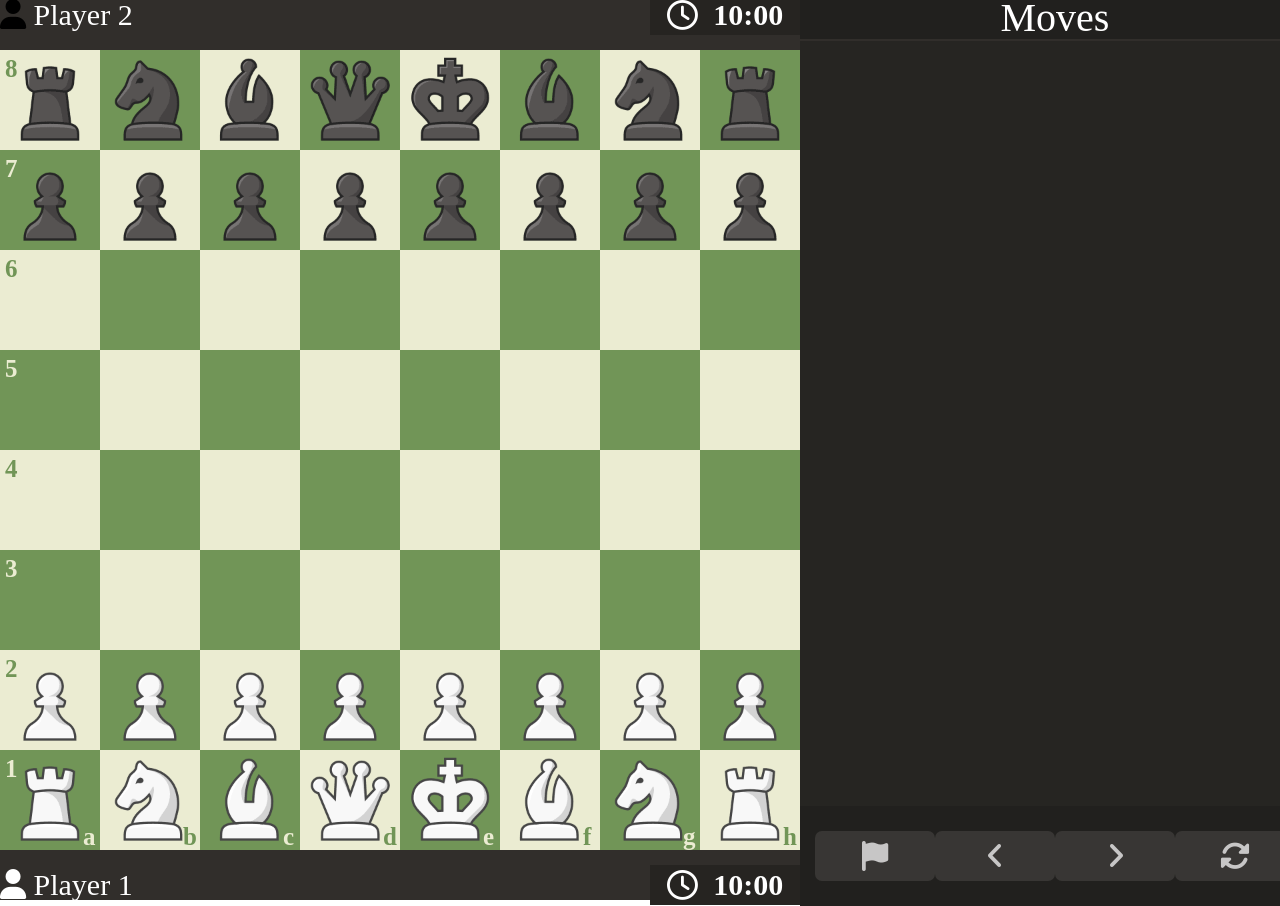
<file: board.html>
<!DOCTYPE html>
<html lang="en">

<head>
    <meta charset="UTF-8">
    <meta name="viewport" content="width=device-width, initial-scale=1.0">
    <link rel="stylesheet" href="styles/board.css">
    <link rel="shortcut icon" href="images/logo.png" type="image/png">
    <link rel="stylesheet" href="https://cdnjs.cloudflare.com/ajax/libs/font-awesome/6.6.0/css/all.min.css" />

    <title>Chess</title>
</head>

<body>
    <div class="container">
        <div class="board-wrapper">
            <div id="player_2" class="player">
                <div class="data">
                    <i class="fa-solid fa-user black_player"></i>
                    <span>Player 2</span>
                </div>
                <div class="timer">
                    <i class="fa-regular fa-clock"></i>
                    <span>10:00</span>
                </div>
            </div>
            <div id="board" class="board"></div>
            <div id="player_1" class="player">
                <div class="data">
                    <i class="fa-solid fa-user"></i>
                    <span>Player 1</span>
                </div>
                <div class="timer">
                    <i class="fa-regular fa-clock"></i>
                    <span>10:00</span>
                </div>
            </div>
        </div>
        <div class="history">
            <p class="history_h">Moves</p>
            <div id="moves" class="moves"></div>
            <div class="footer_moves">
                <button class="history_btn" type="click">
                    <i class="fa-solid fa-flag"></i>
                </button>
                <button id="undo" class="history_btn" type="click">
                    <i class="fa-solid fa-angle-left"></i>
                </button>
                <button id="redo" class="history_btn" type="button">
                    <i class="fa-solid fa-angle-right"></i>
                </button>
                <button class="history_btn">
                    <i class="fa-solid fa-rotate"></i>
                </button>
            </div>
        </div>

        <script type="module" src="js/main.js"></script>
</body>

</html>
</file>
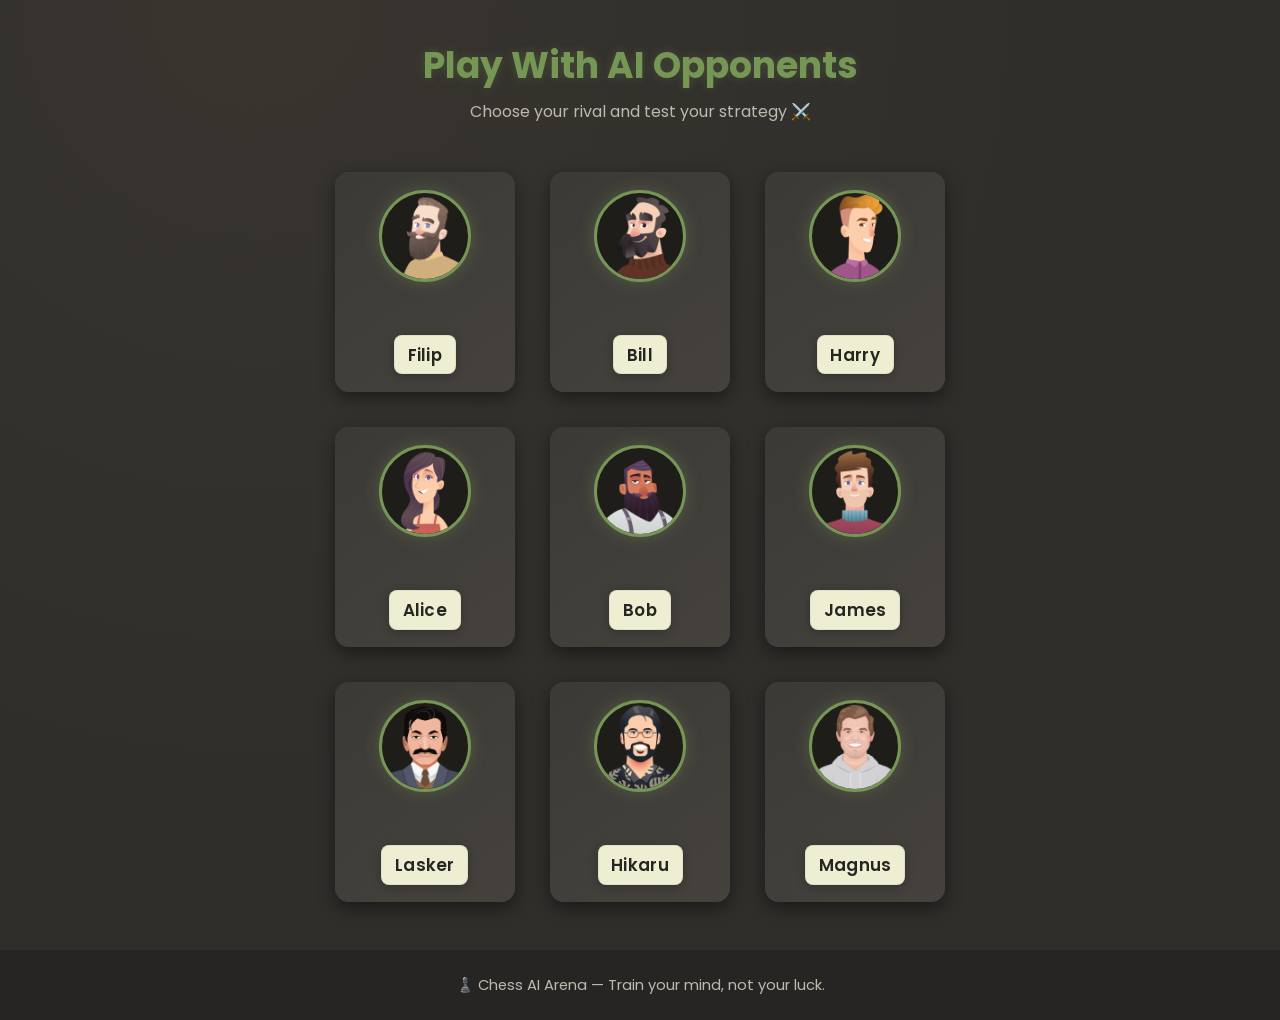
<file: bots.html>
<!doctype html>
<html lang="en">
    <head>
        <meta charset="UTF-8" />
        <meta name="viewport" content="width=device-width, initial-scale=1.0" />
        <title>Chess Bots</title>
        <link rel="stylesheet" href="styles/bots.css" />
    </head>

    <body>
        <header>
            <h1>Play With AI Opponents</h1>
            <p>Choose your rival and test your strategy ⚔️</p>
        </header>

        <main class="bot-grid">
            <div class="bot-card">
                <img src="images/bots/filip.png" alt="Filip" />
                <span class="name">Filip</span>
            </div>

            <div class="bot-card">
                <img src="images/bots/bill.png" alt="Bill" />
                <span class="name">Bill</span>
            </div>

            <div class="bot-card">
                <img src="images/bots/harry.png" alt="Harry" />
                <span class="name">Harry</span>
            </div>

            <div class="bot-card">
                <img src="images/bots/alice.png" alt="Alice" />
                <span class="name">Alice</span>
            </div>

            <div class="bot-card">
                <img src="images/bots/bob.png" alt="Bob" />
                <span class="name">Bob</span>
            </div>

            <div class="bot-card">
                <img src="images/bots/james.png" alt="James" />
                <span class="name">James</span>
            </div>

            <div class="bot-card">
                <img src="images/bots/lasker.png" alt="Lasker" />
                <span class="name">Lasker</span>
            </div>

            <div class="bot-card">
                <img src="images/bots/hikaru.png" alt="Hikaru" />
                <span class="name">Hikaru</span>
            </div>

            <div class="bot-card">
                <img src="images/bots/magnus.png" alt="Magnus" />
                <span class="name">Magnus</span>
            </div>
        </main>

        <footer>
            <p>♟️ Chess AI Arena — Train your mind, not your luck.</p>
        </footer>
    </body>
</html>
</file>
<file: styles/board.css>
:root {
    --light-bg: #ebecd2;
    --dark-bg: #719557;
    --bg: #312e2b;
    --moves-bg: #262522;
    --moves-h: #21201e;
}

* {
    box-sizing: border-box;
    margin: 0;
    padding: 0;
}

.container {
    margin: 0px;
    padding: 0;
    background-color: #312e2b;
    width: 100vw;
    height: 100vh;

    display: flex;
    justify-content: space-evenly;
    align-items: center;
}

.board-wrapper {
    align-items: center;
}

.board {
    width: 800px;
    height: 800px;
    background-color: aliceblue;
    position: relative;

    display: grid;
    grid-template-columns: repeat(8, 1fr);
    grid-template-rows: repeat(8, 1fr);
    width: 800px;
    height: 800px;
}

.history {
    width: 540px;
    height: 912px;
    background-color: #262522;
    display: flex;
    flex-direction: column;
    justify-content: space-between;
}

.field {
    position: relative;
    display: flex;
    justify-content: center;
    align-items: center;
}

.active_state::before {
    content: "";
    position: absolute;
    width: 35px;
    height: 35px;
    border-radius: 50%;
}

.active_state_on_piece::before {
    content: "";
    position: absolute;
    width: 80%;
    height: 80%;
    border-radius: 50%;
    opacity: 0.9;
}

.active_state_on_piece_light::before {
    border: 9px solid #cacbb3;
}

.active_state_on_piece_dark::before {
    border: 9px solid #61804a;
}

.active_state_light::before {
    background-color: #cacbb3;
}

.active_state_dark::before {
    background-color: #61804a;
}

.chars_coard {
    font-size: 25px;
    font-weight: bold;
    position: absolute;
    top: 73px;
    left: 83px;
}

.nums_coard {
    font-size: 25px;
    font-weight: bold;
    position: absolute;
    left: 5px;
    top: 5px;
}

.pieces {
    width: 100px;
    height: 100px;
    z-index: 10;
    cursor: grab;
}

.player {
    display: flex;
    justify-content: space-between;
    align-items: center;
}

.data {
    color: #fff;
    font-size: 30px;
}

.timer {
    width: 150px;
    height: 40px;
    font-size: 30px;
    font-weight: bold;
    color: #fff;
    background-color: #262421;

    display: flex;
    justify-content: space-evenly;
    align-items: center;
}

#player_1 {
    margin-top: 15px;
}

#player_2 {
    margin-bottom: 15px;
}

.black_player {
    color: #000;
}

.history_h {
    text-align: center;
    color: #fff;
    font-size: 40px;
    position: relative;
    background-color: #21201e;
}

.history_h::after {
    content: "";
    height: 2px;
    width: 100%;
    position: absolute;
    bottom: 0px;
    left: 0;
    background-color: #312e2b;
}

.square {
    width: 100%;
    height: 100%;
    display: flex;
    justify-content: center;
    align-items: center;
}

.light {
    background-color: var(--light-bg);
}

.dark {
    background-color: var(--dark-bg);
}

.piece {
    width: 90%;
    height: 90%;
    object-fit: contain;
    pointer-events: none;
}

.clicked_dark {
    background-color: #b9ca43;
}

.clicked_light {
    background-color: #f5f682;
}

.lastMove_dark {
    background-color: #b9ca43;
}

.lastMove_light {
    background-color: #f5f682;
}

.moves {
    width: 100%;
    height: 765px;
    overflow-y: auto;
}

.moves::-webkit-scrollbar {
    width: 15px;
}

.moves::-webkit-scrollbar-track {
    background: #262522;
}

.moves::-webkit-scrollbar-thumb {
    background: #21201e;
    border-radius: 20px;
}

.footer_moves {
    display: flex;
    justify-content: space-around;
    align-items: center;
    width: 100%;
    height: 100px;
    background: #21201e;
    padding: 0 15px;
}

.line-row {
    padding: 3px 20px;
    display: flex;
    color: #8f8e8d;
    font-size: 30px;
    align-items: center;
}

.line-row-dark {
    background-color: #262522;
}

.line-row-light {
    background-color: #2b2927;
}

.node {
    display: flex;
    align-items: center;
    justify-content: space-between;
    padding: 5px 7px;
    color: #c3c2c2;
    font-size: 30px;
    margin: 0 50px;
    cursor: pointer;
    text-align: center;
}

.node img {
    width: 40px;
    height: 40px;
}

.active_node {
    background-color: #484745;
    color: #fff;
    position: relative;
    border-radius: 5px;
}

.active_node::before {
    content: "";
    position: absolute;
    width: 100%;
    height: 5px;
    background-color: #5b5a58;
    border-bottom-left-radius: 5px;
    border-bottom-right-radius: 5px;
    left: 0;
    bottom: 0;
}

.history_btn {
    width: 120px;
    height: 50px;
    background-color: #383634;
    border: none;
    border-radius: 7px;
}

.history_btn:hover {
    background-color: #403f3d;
}

.history_btn i {
    font-size: 30px;
    color: #c7c6c6;
}

.new-piece {
    z-index: 1000;
    position: absolute;
    background-color: #fff;
}

.start-board {
    bottom: 0;
}

.end-board {
    top: 0;
}

.new-piece img {
    cursor: pointer;
    width: 100px;
    height: 96px;
}

#win_board {
    position: absolute;
    top: 200px;
    left: 100px;

    width: 600px;
    height: 400px;
    background-color: var(--moves-bg);

    display: flex;
    justify-content: space-evenly;
    align-items: center;
    flex-direction: column;

    border-radius: 100px;

    transition: all 0.4s ease;
    z-index: 100;
}

.win-board_header span {
    font-size: 50px;
    color: #fff;
    transition: all 0.4s ease;
}

.win-board_body a {
    text-decoration: none;
    color: #fff;
    transition: all 0.4s ease;
    display: block;
}

.win-board_body {
    width: 100%;

    display: flex;
    align-items: center;
    justify-content: space-evenly;
    transition: all 0.4s ease;
}

.boton-elegante {
    padding: 15px 30px;
    border: 2px solid #2c2c2c;
    background-color: #1a1a1a;
    color: #ffffff;
    font-size: 1.2rem;
    cursor: pointer;
    border-radius: 30px;
    transition: all 0.4s ease;
    outline: none;
    position: relative;
    overflow: hidden;
    font-weight: bold;
}

.boton-elegante::after {
    content: "";
    position: absolute;
    top: 0;
    left: 0;
    width: 100%;
    height: 100%;
    background: radial-gradient(circle, rgba(255, 255, 255, 0.25) 0%, rgba(255, 255, 255, 0) 70%);
    transform: scale(0);
    transition: transform 0.5s ease;
}

.boton-elegante:hover::after {
    transform: scale(4);
}

.boton-elegante:hover {
    border-color: #666666;
    background: #292929;
}
</file>
<file: styles/bots.css>
@import url("https://fonts.googleapis.com/css2?family=Poppins:wght@400;500;600;700&display=swap");

/* Chess.com-style palette */
:root {
    /* Site chrome */
    --bg: #302e2b;
    /* chess.com dark background */
    --card: #3c3a36;
    /* panels/cards */
    --text-main: #f0efe6;
    /* near-beige white */
    --text-sub: #bdb9ae;

    /* Board-esque colors */
    --sq-light: #eeeed2;
    /* board light square */
    --sq-dark: #769656;
    /* board dark (green) square */

    /* Accents & effects */
    --accent: #6aa64f;
    /* chess.com brand-ish green */
    --accent-strong: #5b8f3b;
    --shadow: rgba(0, 0, 0, 0.45);
    --glow: rgba(118, 150, 86, 0.28);
    /* soft green glow */
}

* {
    margin: 0;
    padding: 0;
    box-sizing: border-box;
}

body {
    font-family: "Poppins", sans-serif;
    background: radial-gradient(circle at 20% 0%, #38352f 0%, var(--bg) 55%);
    color: var(--text-main);
    min-height: 100vh;
    display: flex;
    flex-direction: column;
    align-items: center;
}

/* ---------- Header ---------- */
header {
    text-align: center;
    margin: 2.4rem 0 0.8rem;
}

header h1 {
    font-size: 2.25rem;
    font-weight: 700;
    color: var(--sq-dark);
    text-shadow: 0 0 10px var(--glow);
}

header p {
    color: var(--text-sub);
    margin-top: 0.35rem;
}

/* ---------- 3×3 Grid ---------- */
.bot-grid {
    display: grid;
    grid-template-columns: repeat(3, 1fr);
    /* fix 3 columns */
    grid-template-rows: repeat(3, auto);
    /* fix 3 rows */
    gap: 2.2rem;
    justify-items: center;
    align-items: center;
    margin: 2.2rem 0 3rem;
}

/* ---------- Bot Card ---------- */
.bot-card {
    width: 180px;
    height: 220px;
    background: linear-gradient(145deg, var(--card), #45423e);
    border-radius: 14px;
    box-shadow: 0 6px 18px var(--shadow);
    display: flex;
    flex-direction: column;
    align-items: center;
    justify-content: space-between;
    padding: 1.1rem 1rem;
    position: relative;
    overflow: hidden;
    transition:
        transform 0.28s ease,
        box-shadow 0.28s ease;
    cursor: pointer;
}

/* subtle green edge like board border */
.bot-card::before {
    content: "";
    position: absolute;
    inset: 0;
    border-radius: 14px;
    padding: 2px;
    background: linear-gradient(135deg, rgba(118, 150, 86, 0.26), transparent 60%);
    -webkit-mask:
        linear-gradient(#000 0 0) content-box,
        linear-gradient(#000 0 0);
    -webkit-mask-composite: xor;
    mask-composite: exclude;
    opacity: 0;
    transition: opacity 0.28s ease;
}

.bot-card:hover {
    transform: translateY(-8px) scale(1.03);
    box-shadow: 0 10px 24px rgba(118, 150, 86, 0.35);
}

.bot-card:hover::before {
    opacity: 1;
}

/* ---------- Avatar ---------- */
.bot-card img {
    width: 92px;
    height: 92px;
    border-radius: 50%;
    border: 3px solid var(--sq-dark);
    /* green ring like dark squares */
    background: #1e1d1a;
    object-fit: cover;
    box-shadow: 0 0 16px rgba(118, 150, 86, 0.35);
    transition:
        transform 0.25s ease,
        box-shadow 0.25s ease,
        border-color 0.25s ease;
}

.bot-card:hover img {
    transform: scale(1.08);
    border-color: var(--accent);
    box-shadow: 0 0 24px rgba(106, 166, 79, 0.5);
}

/* ---------- Name badge (beige like light squares) ---------- */
.name {
    font-size: 1.05rem;
    font-weight: 600;
    color: #262522;
    background: var(--sq-light);
    padding: 0.42rem 0.85rem;
    border-radius: 0.5rem;
    letter-spacing: 0.3px;
    box-shadow:
        0 2px 10px rgba(0, 0, 0, 0.25),
        inset 0 0 0 1px rgba(0, 0, 0, 0.06);
    transition:
        background 0.25s ease,
        color 0.25s ease;
}

.bot-card:hover .name {
    background: #e7e7c7;
    color: #1e1d1a;
}

/* ---------- Footer ---------- */
footer {
    width: 100%;
    text-align: center;
    color: var(--text-sub);
    font-size: 0.92rem;
    padding: 1.5rem 0;
    border-top: 1px solid #2a2825;
    background: rgba(0, 0, 0, 0.18);
    backdrop-filter: blur(6px);
}

/* ---------- Responsive fallbacks (optional) ---------- */
@media (max-width: 900px) {
    .bot-grid {
        grid-template-columns: repeat(2, 1fr);
    }

    /* smaller screens */
}

@media (max-width: 600px) {
    .bot-grid {
        grid-template-columns: 1fr;
    }

    .bot-card {
        width: 165px;
        height: 205px;
    }

    .bot-card img {
        width: 84px;
        height: 84px;
    }
}
</file>
